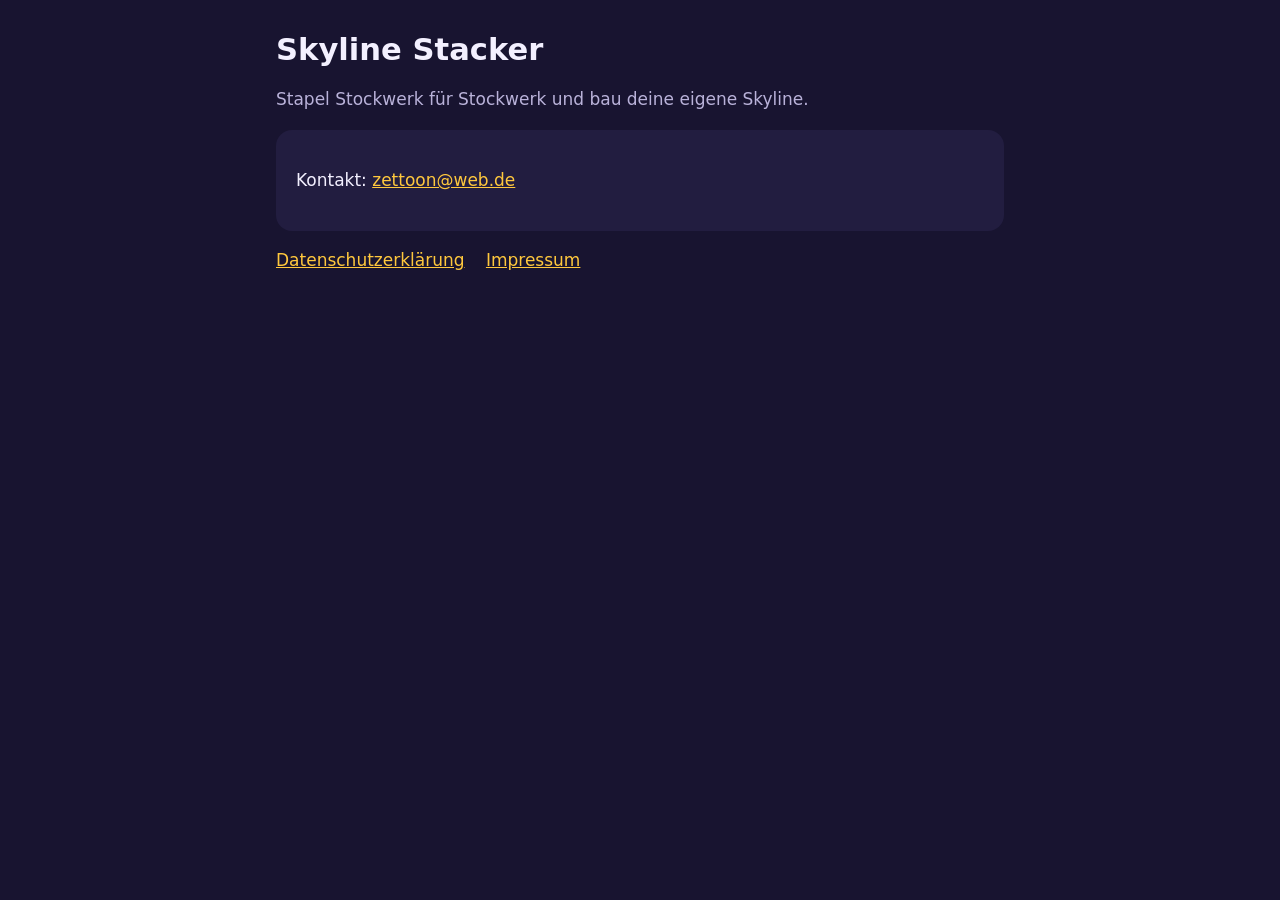
<file: index.html>
<!doctype html>
<html lang="de">
<head>
<meta charset="utf-8">
<meta name="viewport" content="width=device-width, initial-scale=1">
<title>Skyline Stacker</title>
<link rel="stylesheet" href="style.css">
</head>
<body>
<main>
<h1>Skyline Stacker</h1>
<p class="muted">Stapel Stockwerk für Stockwerk und bau deine eigene Skyline.</p>
<div class="card">
<p>Kontakt: <a href="mailto:zettoon@web.de">zettoon@web.de</a></p>
</div>
<nav>
<a href="datenschutz.html">Datenschutzerklärung</a>
<a href="impressum.html">Impressum</a>
</nav>
</main>
</body>
</html>
</file>
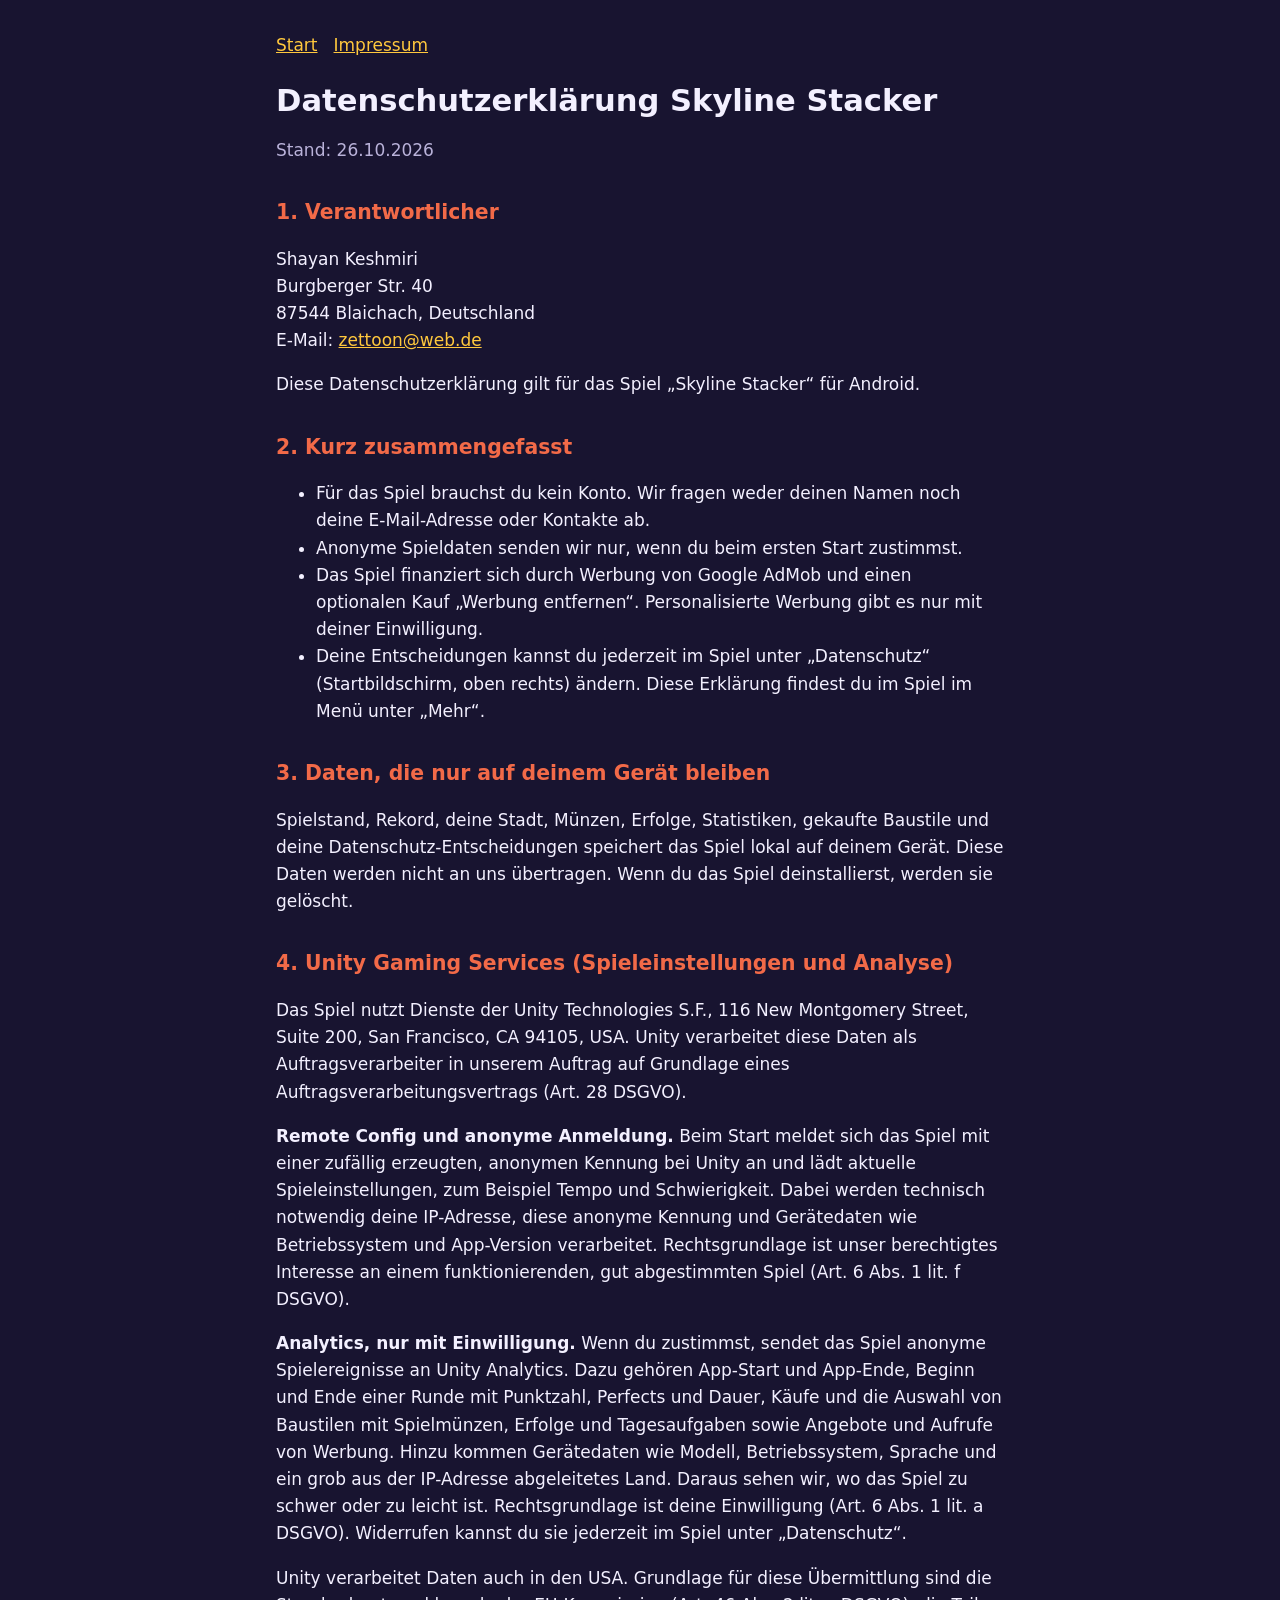
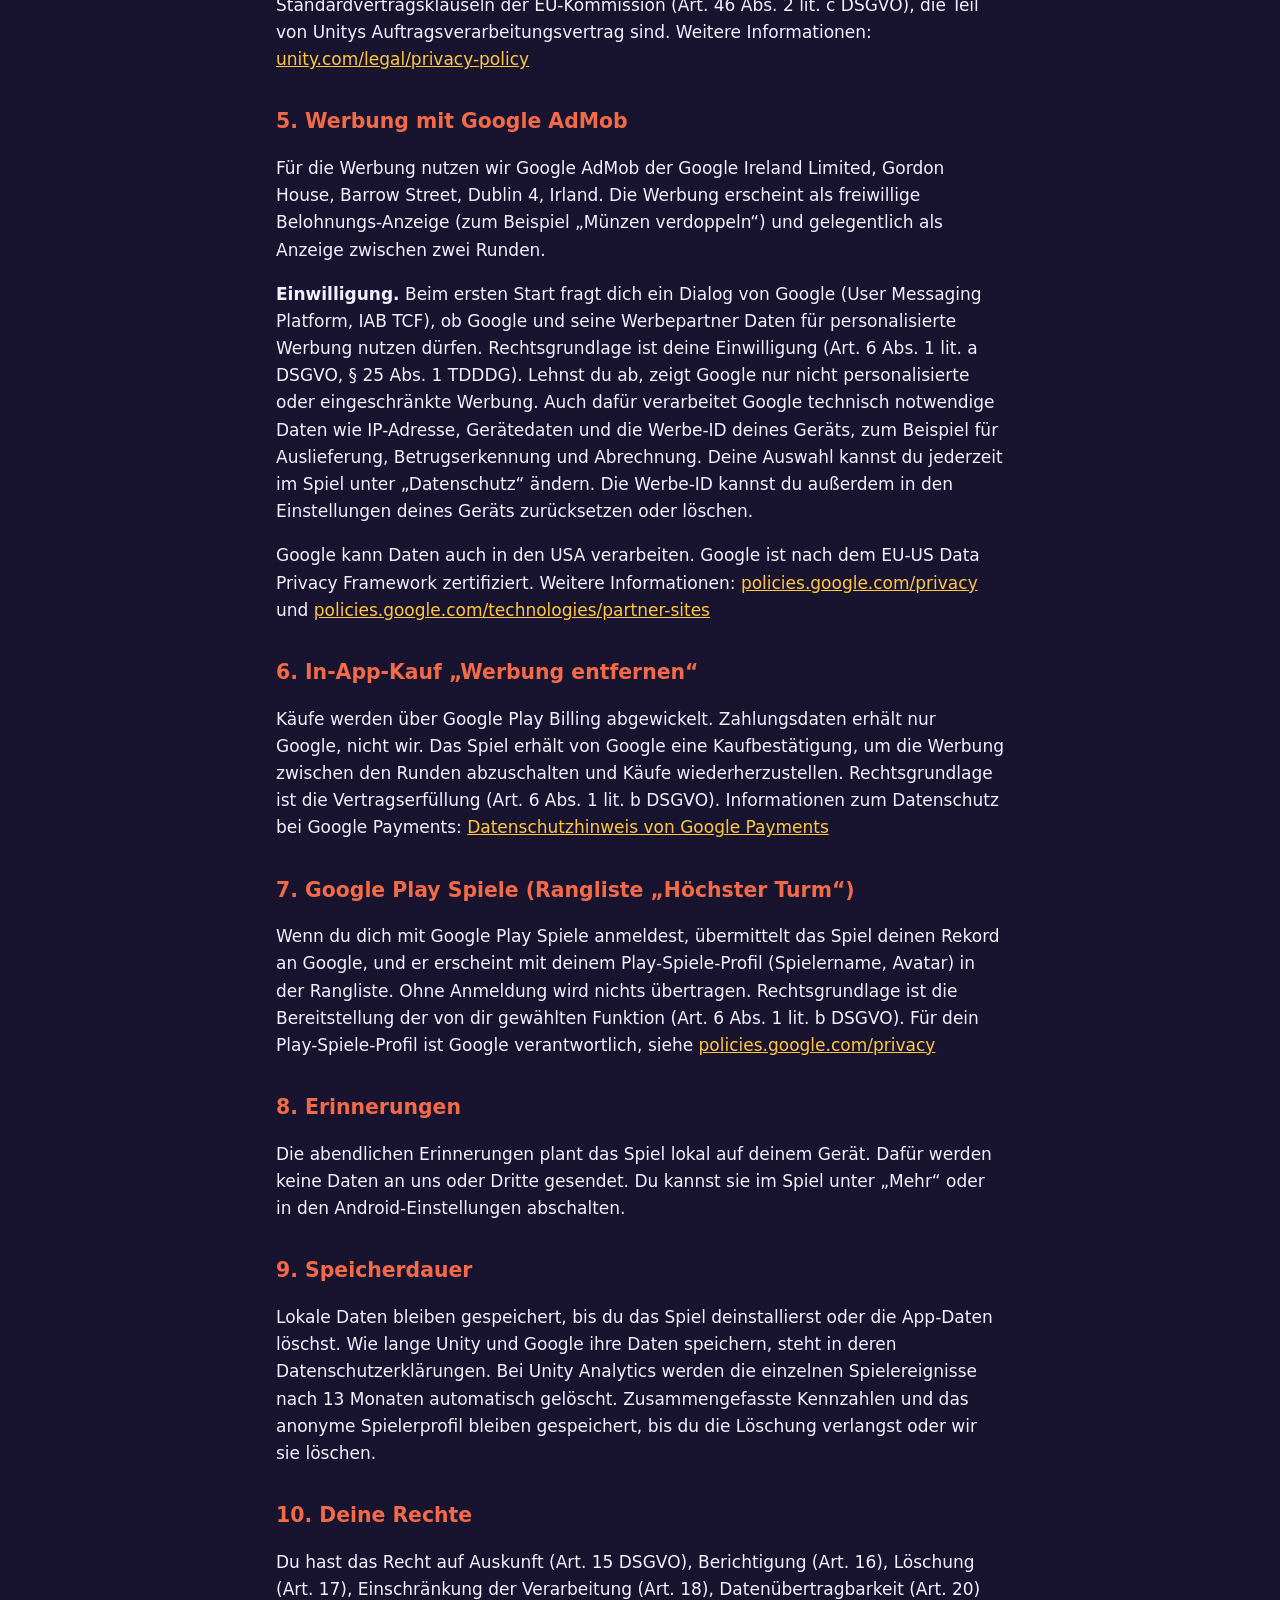
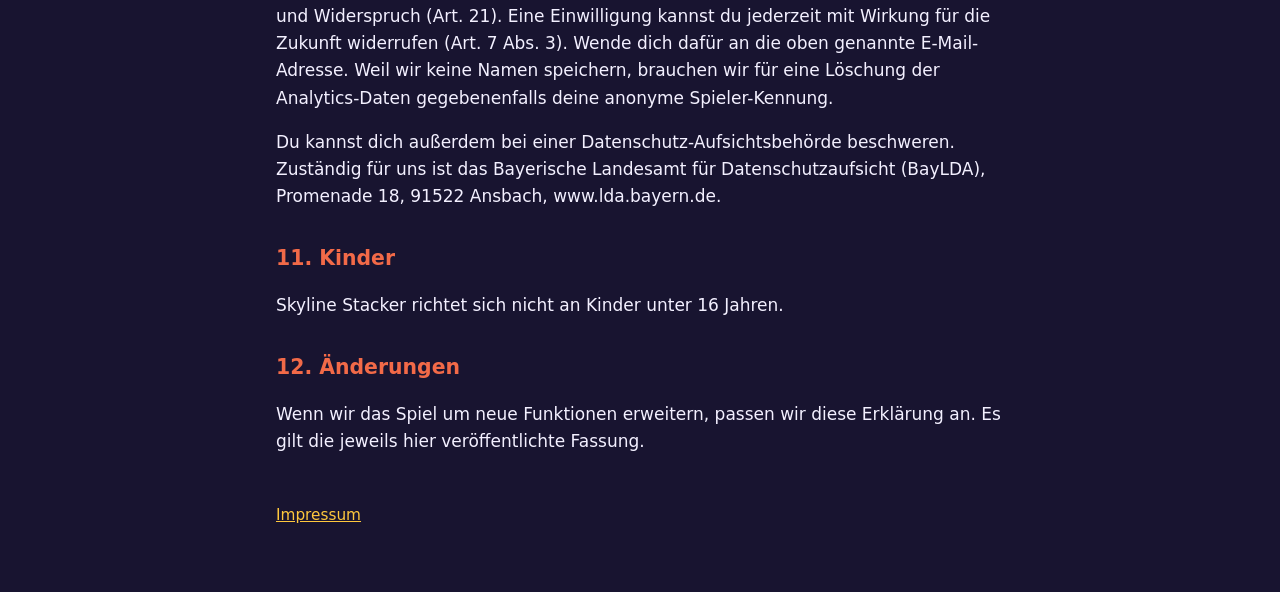
<file: datenschutz.html>
<!doctype html>
<html lang="de">
<head>
<meta charset="utf-8">
<meta name="viewport" content="width=device-width, initial-scale=1">
<title>Datenschutzerklärung – Skyline Stacker</title>
<link rel="stylesheet" href="style.css">
</head>
<body>
<main>
<nav><a href="index.html">Start</a><a href="impressum.html">Impressum</a></nav>
<h1>Datenschutzerklärung Skyline Stacker</h1>
<p class="muted">Stand: 26.10.2026</p>

<h2>1. Verantwortlicher</h2>
<p>Shayan Keshmiri<br>Burgberger Str. 40<br>87544 Blaichach, Deutschland<br>
E-Mail: <a href="mailto:zettoon@web.de">zettoon@web.de</a></p>
<p>Diese Datenschutzerklärung gilt für das Spiel „Skyline Stacker“ für Android.</p>

<h2>2. Kurz zusammengefasst</h2>
<ul>
<li>Für das Spiel brauchst du kein Konto. Wir fragen weder deinen Namen noch deine E-Mail-Adresse oder Kontakte ab.</li>
<li>Anonyme Spieldaten senden wir nur, wenn du beim ersten Start zustimmst.</li>
<li>Das Spiel finanziert sich durch Werbung von Google AdMob und einen optionalen Kauf „Werbung entfernen“. Personalisierte Werbung gibt es nur mit deiner Einwilligung.</li>
<li>Deine Entscheidungen kannst du jederzeit im Spiel unter „Datenschutz“ (Startbildschirm, oben rechts) ändern. Diese Erklärung findest du im Spiel im Menü unter „Mehr“.</li>
</ul>

<h2>3. Daten, die nur auf deinem Gerät bleiben</h2>
<p>Spielstand, Rekord, deine Stadt, Münzen, Erfolge, Statistiken, gekaufte Baustile und deine Datenschutz-Entscheidungen speichert das Spiel lokal auf deinem Gerät. Diese Daten werden nicht an uns übertragen. Wenn du das Spiel deinstallierst, werden sie gelöscht.</p>

<h2>4. Unity Gaming Services (Spieleinstellungen und Analyse)</h2>
<p>Das Spiel nutzt Dienste der Unity Technologies S.F., 116 New Montgomery Street, Suite 200, San Francisco, CA 94105, USA. Unity verarbeitet diese Daten als Auftragsverarbeiter in unserem Auftrag auf Grundlage eines Auftragsverarbeitungsvertrags (Art. 28 DSGVO).</p>
<p><strong>Remote Config und anonyme Anmeldung.</strong> Beim Start meldet sich das Spiel mit einer zufällig erzeugten, anonymen Kennung bei Unity an und lädt aktuelle Spieleinstellungen, zum Beispiel Tempo und Schwierigkeit. Dabei werden technisch notwendig deine IP-Adresse, diese anonyme Kennung und Gerätedaten wie Betriebssystem und App-Version verarbeitet. Rechtsgrundlage ist unser berechtigtes Interesse an einem funktionierenden, gut abgestimmten Spiel (Art. 6 Abs. 1 lit. f DSGVO).</p>
<p><strong>Analytics, nur mit Einwilligung.</strong> Wenn du zustimmst, sendet das Spiel anonyme Spielereignisse an Unity Analytics. Dazu gehören App-Start und App-Ende, Beginn und Ende einer Runde mit Punktzahl, Perfects und Dauer, Käufe und die Auswahl von Baustilen mit Spielmünzen, Erfolge und Tagesaufgaben sowie Angebote und Aufrufe von Werbung. Hinzu kommen Gerätedaten wie Modell, Betriebssystem, Sprache und ein grob aus der IP-Adresse abgeleitetes Land. Daraus sehen wir, wo das Spiel zu schwer oder zu leicht ist. Rechtsgrundlage ist deine Einwilligung (Art. 6 Abs. 1 lit. a DSGVO). Widerrufen kannst du sie jederzeit im Spiel unter „Datenschutz“.</p>
<p>Unity verarbeitet Daten auch in den USA. Grundlage für diese Übermittlung sind die Standardvertragsklauseln der EU-Kommission (Art. 46 Abs. 2 lit. c DSGVO), die Teil von Unitys Auftragsverarbeitungsvertrag sind. Weitere Informationen: <a href="https://unity.com/legal/privacy-policy">unity.com/legal/privacy-policy</a></p>

<h2>5. Werbung mit Google AdMob</h2>
<p>Für die Werbung nutzen wir Google AdMob der Google Ireland Limited, Gordon House, Barrow Street, Dublin 4, Irland. Die Werbung erscheint als freiwillige Belohnungs-Anzeige (zum Beispiel „Münzen verdoppeln“) und gelegentlich als Anzeige zwischen zwei Runden.</p>
<p><strong>Einwilligung.</strong> Beim ersten Start fragt dich ein Dialog von Google (User Messaging Platform, IAB TCF), ob Google und seine Werbepartner Daten für personalisierte Werbung nutzen dürfen. Rechtsgrundlage ist deine Einwilligung (Art. 6 Abs. 1 lit. a DSGVO, § 25 Abs. 1 TDDDG). Lehnst du ab, zeigt Google nur nicht personalisierte oder eingeschränkte Werbung. Auch dafür verarbeitet Google technisch notwendige Daten wie IP-Adresse, Gerätedaten und die Werbe-ID deines Geräts, zum Beispiel für Auslieferung, Betrugserkennung und Abrechnung. Deine Auswahl kannst du jederzeit im Spiel unter „Datenschutz“ ändern. Die Werbe-ID kannst du außerdem in den Einstellungen deines Geräts zurücksetzen oder löschen.</p>
<p>Google kann Daten auch in den USA verarbeiten. Google ist nach dem EU-US Data Privacy Framework zertifiziert. Weitere Informationen: <a href="https://policies.google.com/privacy">policies.google.com/privacy</a> und <a href="https://policies.google.com/technologies/partner-sites">policies.google.com/technologies/partner-sites</a></p>

<h2>6. In-App-Kauf „Werbung entfernen“</h2>
<p>Käufe werden über Google Play Billing abgewickelt. Zahlungsdaten erhält nur Google, nicht wir. Das Spiel erhält von Google eine Kaufbestätigung, um die Werbung zwischen den Runden abzuschalten und Käufe wiederherzustellen. Rechtsgrundlage ist die Vertragserfüllung (Art. 6 Abs. 1 lit. b DSGVO). Informationen zum Datenschutz bei Google Payments: <a href="https://payments.google.com/payments/apis-secure/get_legal_document?ldo=0&amp;ldt=privacynotice">Datenschutzhinweis von Google Payments</a></p>

<h2>7. Google Play Spiele (Rangliste „Höchster Turm“)</h2>
<p>Wenn du dich mit Google Play Spiele anmeldest, übermittelt das Spiel deinen Rekord an Google, und er erscheint mit deinem Play-Spiele-Profil (Spielername, Avatar) in der Rangliste. Ohne Anmeldung wird nichts übertragen. Rechtsgrundlage ist die Bereitstellung der von dir gewählten Funktion (Art. 6 Abs. 1 lit. b DSGVO). Für dein Play-Spiele-Profil ist Google verantwortlich, siehe <a href="https://policies.google.com/privacy">policies.google.com/privacy</a></p>

<h2>8. Erinnerungen</h2>
<p>Die abendlichen Erinnerungen plant das Spiel lokal auf deinem Gerät. Dafür werden keine Daten an uns oder Dritte gesendet. Du kannst sie im Spiel unter „Mehr“ oder in den Android-Einstellungen abschalten.</p>

<h2>9. Speicherdauer</h2>
<p>Lokale Daten bleiben gespeichert, bis du das Spiel deinstallierst oder die App-Daten löschst. Wie lange Unity und Google ihre Daten speichern, steht in deren Datenschutzerklärungen. Bei Unity Analytics werden die einzelnen Spielereignisse nach 13 Monaten automatisch gelöscht. Zusammengefasste Kennzahlen und das anonyme Spielerprofil bleiben gespeichert, bis du die Löschung verlangst oder wir sie löschen.</p>

<h2>10. Deine Rechte</h2>
<p>Du hast das Recht auf Auskunft (Art. 15 DSGVO), Berichtigung (Art. 16), Löschung (Art. 17), Einschränkung der Verarbeitung (Art. 18), Datenübertragbarkeit (Art. 20) und Widerspruch (Art. 21). Eine Einwilligung kannst du jederzeit mit Wirkung für die Zukunft widerrufen (Art. 7 Abs. 3). Wende dich dafür an die oben genannte E-Mail-Adresse. Weil wir keine Namen speichern, brauchen wir für eine Löschung der Analytics-Daten gegebenenfalls deine anonyme Spieler-Kennung.</p>
<p>Du kannst dich außerdem bei einer Datenschutz-Aufsichtsbehörde beschweren. Zuständig für uns ist das Bayerische Landesamt für Datenschutzaufsicht (BayLDA), Promenade 18, 91522 Ansbach, www.lda.bayern.de.</p>

<h2>11. Kinder</h2>
<p>Skyline Stacker richtet sich nicht an Kinder unter 16 Jahren.</p>

<h2>12. Änderungen</h2>
<p>Wenn wir das Spiel um neue Funktionen erweitern, passen wir diese Erklärung an. Es gilt die jeweils hier veröffentlichte Fassung.</p>

<footer><a href="impressum.html">Impressum</a></footer>
</main>
</body>
</html>
</file>
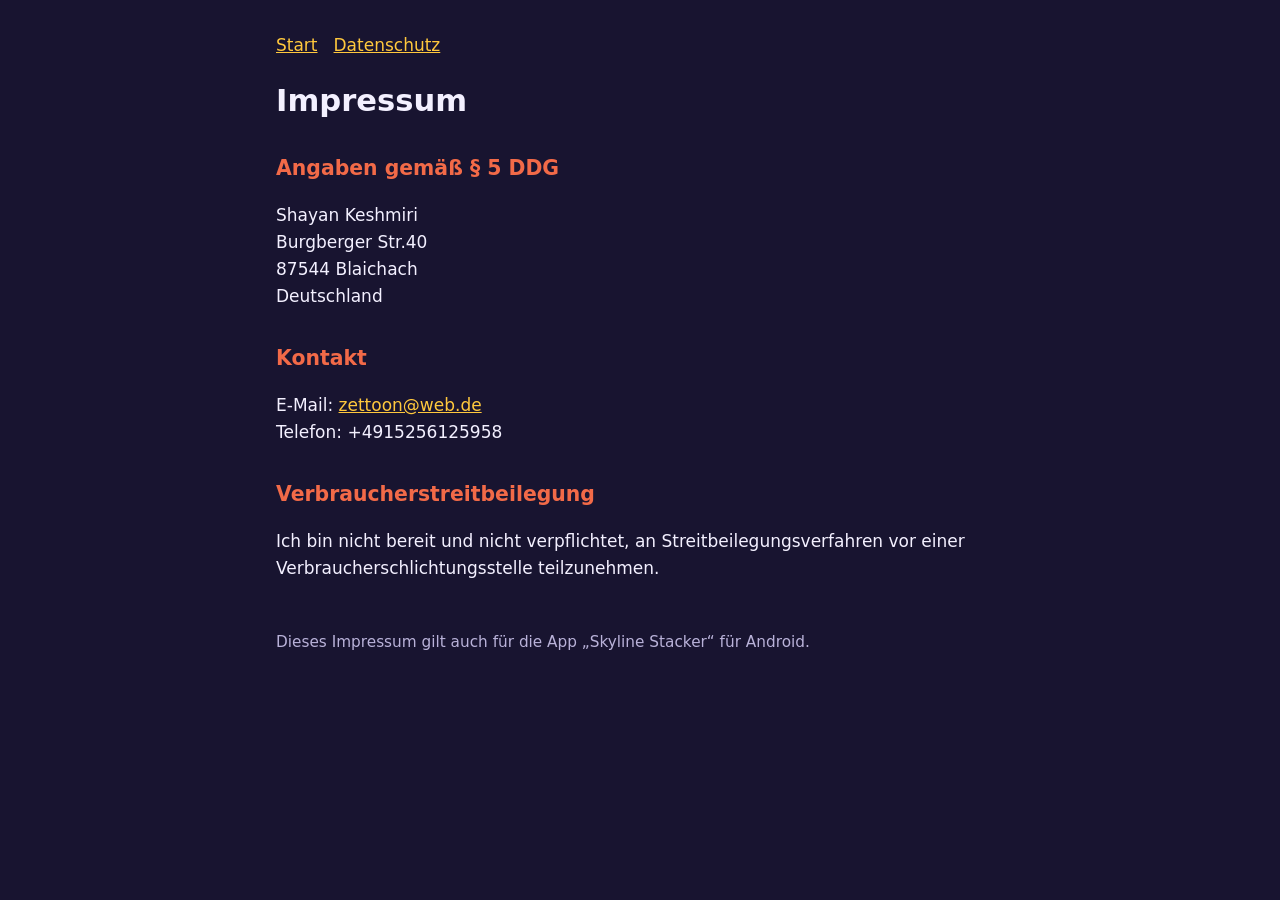
<file: impressum.html>
<!doctype html>
<html lang="de">
<head>
<meta charset="utf-8">
<meta name="viewport" content="width=device-width, initial-scale=1">
<title>Impressum – Skyline Stacker</title>
<link rel="stylesheet" href="style.css">
</head>
<body>
<main>
<nav><a href="index.html">Start</a><a href="datenschutz.html">Datenschutz</a></nav>
<h1>Impressum</h1>

<h2>Angaben gemäß § 5 DDG</h2>
<p>Shayan Keshmiri<br>
Burgberger Str.40<br>
87544 Blaichach<br>
Deutschland</p>

<h2>Kontakt</h2>
<p>E-Mail: <a href="mailto:zettoon@web.de">zettoon@web.de</a><br>
Telefon: +4915256125958</p>

<h2>Verbraucherstreitbeilegung</h2>
<p>Ich bin nicht bereit und nicht verpflichtet, an Streitbeilegungsverfahren vor einer Verbraucherschlichtungsstelle teilzunehmen.</p>

<footer>Dieses Impressum gilt auch für die App „Skyline Stacker“ für Android.</footer>
</main>
</body>
</html>
</file>
<file: style.css>
:root { --bg: #181430; --card: #221d40; --text: #f3f0ff; --muted: #b9b2d9; --accent: #F26A48; }
* { box-sizing: border-box; }
body { margin: 0; background: var(--bg); color: var(--text); font: 17px/1.6 system-ui, -apple-system, "Segoe UI", Roboto, sans-serif; }
main { max-width: 760px; margin: 0 auto; padding: 32px 16px 64px; }
h1 { font-size: 1.8em; line-height: 1.2; margin: 0 0 8px; }
h2 { font-size: 1.2em; margin: 32px 0 8px; color: var(--accent); }
a { color: #ffc83d; }
.muted { color: var(--muted); }
nav { margin-bottom: 24px; }
nav a { margin-right: 16px; }
.card { background: var(--card); border-radius: 16px; padding: 20px; margin: 16px 0; }
footer { margin-top: 48px; color: var(--muted); font-size: 0.9em; }
</file>
